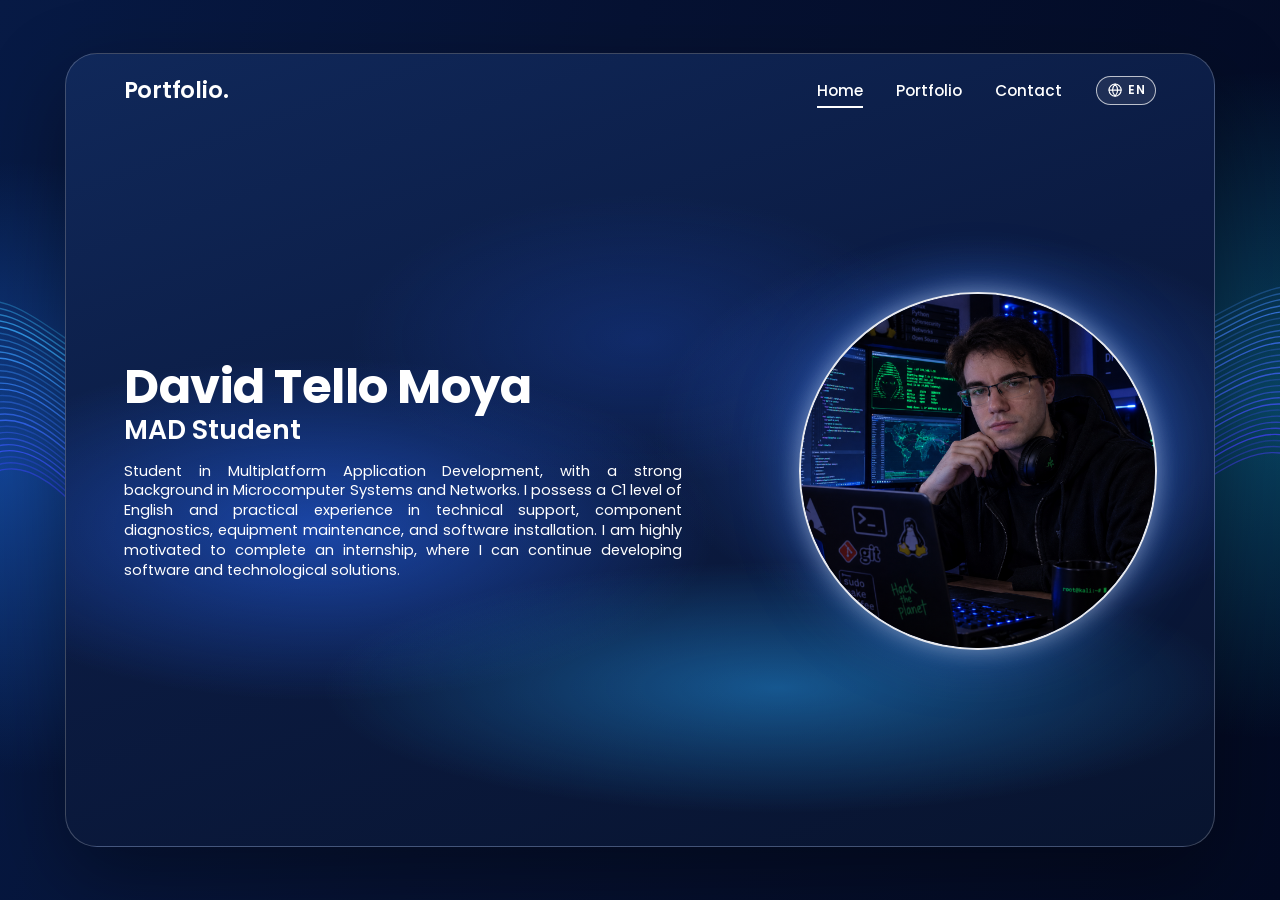
<file: index.html>
<!doctype html>
<html lang="en">
<head>
<meta charset="utf-8">
<meta name="viewport" content="width=device-width, initial-scale=1, viewport-fit=cover">
<title>David Tello Moya Portfolio</title>
<link rel="preconnect" href="https://fonts.googleapis.com">
<link rel="preconnect" href="https://fonts.gstatic.com" crossorigin>
<link rel="stylesheet" href="https://fonts.googleapis.com/css2?family=Poppins:wght@400;500;600;700&display=swap">
<link rel="stylesheet" href="css/base.css">
<link rel="stylesheet" href="css/home.css">
</head>
<body data-page="index" data-title="meta.title.home">
<svg id="waves" viewBox="0 0 1920 1080" preserveAspectRatio="none" aria-hidden="true"></svg>

<div class="card" id="card">
  <div class="shell" id="shell">
      <header class="top">
        <a class="logo" href="index.html" data-page="index" data-i18n="logo"></a>
        <nav data-i18n-attr="aria-label:nav.label">
          <ul class="nav">
            <li><a href="index.html" data-page="index" aria-current="page" data-i18n="nav.home"></a></li>
            <li><a href="portfolio.html" data-page="portfolio" data-i18n="nav.portfolio"></a></li>
            <li><a href="contact.html" data-page="contact" data-i18n="nav.contact"></a></li>
            <li><button class="lang" type="button" id="lang" data-i18n-attr="aria-label:nav.lang;title:nav.lang"><svg viewBox="0 0 24 24" aria-hidden="true"><circle cx="12" cy="12" r="9"/><path d="M3 12h18"/><path d="M12 3c2.500 2.700 3.800 5.700 3.800 9S14.500 18.300 12 21c-2.500-2.700-3.800-5.700-3.800-9S9.500 5.700 12 3z"/></svg><span data-i18n="lang.code"></span></button></li>
          </ul>
        </nav>
      </header>

    <div class="stage" id="stage">
    <main class="panel panel--home" id="panel">
      <div class="copy">
        <h1 class="name" data-i18n="home.name"></h1>
        <p class="role" data-i18n="home.role"></p>
        <p class="bio" data-i18n="home.bio"></p>
        <!-- <div class="actions">
          <button class="btn-pill" type="button" id="cv" data-i18n="home.cv"></button>
          <div class="social" role="group" data-i18n-attr="aria-label:home.social">
            <a href="https://github.com/" target="_blank" rel="noopener" aria-label="GitHub"><svg viewBox="0 0 24 24"><path d="M12 .297c-6.63 0-12 5.373-12 12 0 5.303 3.438 9.8 8.205 11.385.6.113.82-.258.82-.577 0-.285-.01-1.04-.015-2.04-3.338.724-4.042-1.61-4.042-1.61C4.422 18.07 3.633 17.7 3.633 17.7c-1.087-.744.084-.729.084-.729 1.205.084 1.838 1.236 1.838 1.236 1.07 1.835 2.809 1.305 3.495.998.108-.776.417-1.305.76-1.605-2.665-.3-5.466-1.332-5.466-5.93 0-1.31.465-2.38 1.235-3.22-.135-.303-.54-1.523.105-3.176 0 0 1.005-.322 3.3 1.23.96-.267 1.98-.399 3-.405 1.02.006 2.04.138 3 .405 2.28-1.552 3.285-1.23 3.285-1.23.645 1.653.24 2.873.12 3.176.765.84 1.23 1.91 1.23 3.22 0 4.61-2.805 5.625-5.475 5.92.42.36.81 1.096.81 2.22 0 1.606-.015 2.896-.015 3.286 0 .315.21.69.825.57C20.565 22.092 24 17.592 24 12.297c0-6.627-5.373-12-12-12"/></svg></a>
            <a href="https://www.linkedin.com/" target="_blank" rel="noopener" aria-label="LinkedIn"><svg viewBox="0 0 24 24"><rect x="3" y="9" width="4" height="12"/><circle cx="5" cy="4.6" r="2.4"/><path d="M10 9h3.8v1.8c.6-1.1 2-2.1 4-2.1 4 0 4.7 2.6 4.7 6V21h-4v-5.4c0-1.3 0-3-1.9-3s-2.2 1.4-2.2 2.9V21h-4z"/></svg></a>
            <a href="https://x.com/" target="_blank" rel="noopener" aria-label="X"><svg viewBox="0 0 24 24"><path d="M18.901 1.153h3.68l-8.04 9.19L24 22.846h-7.406l-5.8-7.584-6.638 7.584H.474l8.6-9.83L0 1.154h7.594l5.243 6.932ZM17.61 20.644h2.039L6.486 3.24H4.298Z"/></svg></a>
            <a href="https://www.youtube.com/" target="_blank" rel="noopener" aria-label="YouTube"><svg viewBox="0 0 24 24"><path d="M23.5 6.2a3 3 0 0 0-2.1-2.1C19.5 3.6 12 3.6 12 3.6s-7.5 0-9.4.5A3 3 0 0 0 .5 6.2C0 8.1 0 12 0 12s0 3.9.5 5.8a3 3 0 0 0 2.1 2.1c1.9.5 9.4.5 9.4.5s7.5 0 9.4-.5a3 3 0 0 0 2.1-2.1c.5-1.9.5-5.8.5-5.8s0-3.9-.5-5.8zM9.6 15.6V8.4l6.2 3.6z"/></svg></a>
          </div>
        </div> -->
      </div>
      <!-- Replace img/avatar.svg with your own photo (keep it square for best results) -->
      <div class="avatar"><img src="img/davidtello.png" alt="" data-i18n-attr="alt:home.avatarAlt"></div>
    </main>
    </div>
  </div>
</div>

<script src="js/lang/en.js"></script>
<script src="js/lang/es.js"></script>
<script src="js/i18n.js"></script>
<script src="js/common.js"></script>
<script src="js/home.js"></script>
</body>
</html>
</file>
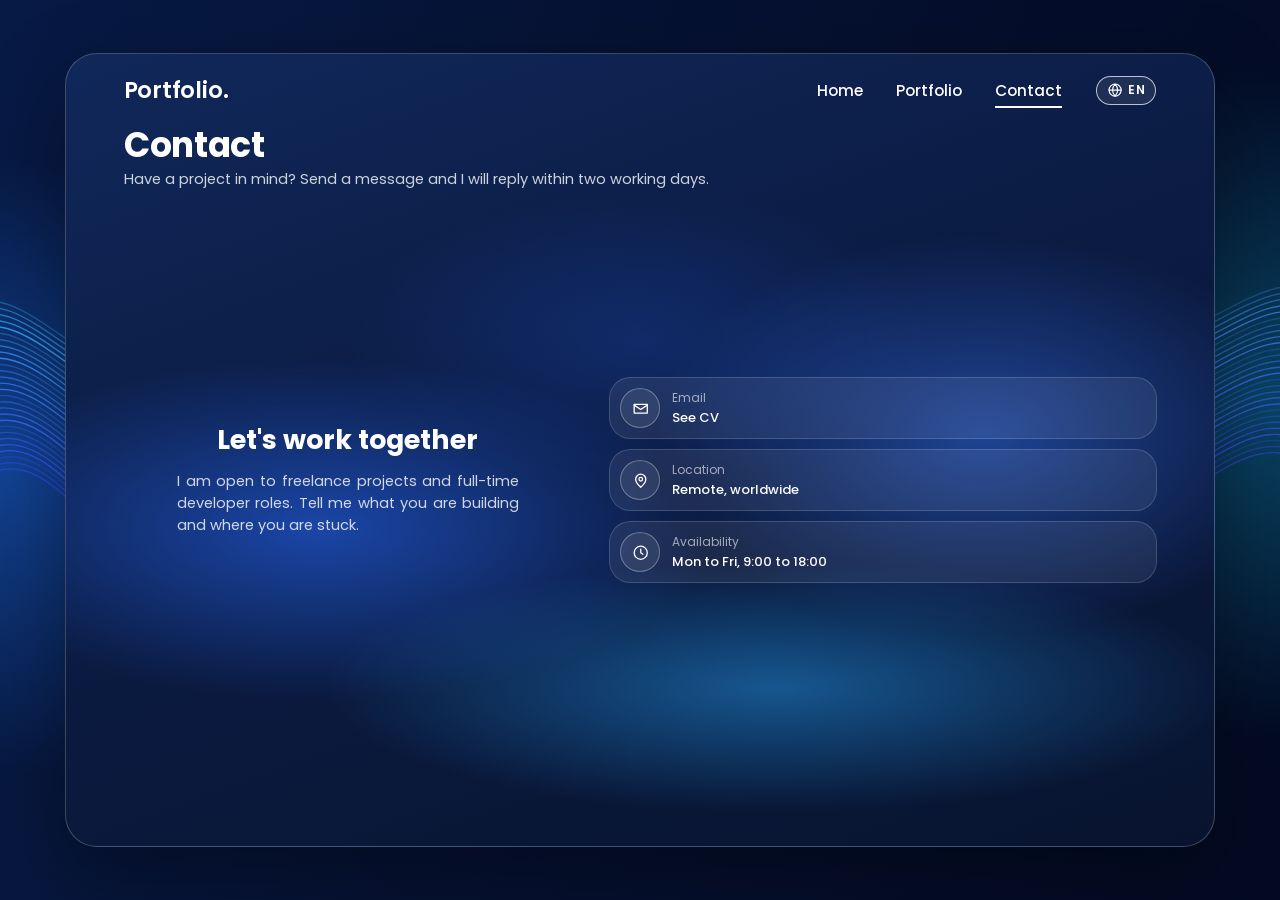
<file: contact.html>
<!doctype html>
<html lang="en">
<head>
<meta charset="utf-8">
<meta name="viewport" content="width=device-width, initial-scale=1, viewport-fit=cover">
<title>Contact | David Tello Moya</title>
<link rel="preconnect" href="https://fonts.googleapis.com">
<link rel="preconnect" href="https://fonts.gstatic.com" crossorigin>
<link rel="stylesheet" href="https://fonts.googleapis.com/css2?family=Poppins:wght@400;500;600;700&display=swap">
<link rel="stylesheet" href="css/base.css">
<link rel="stylesheet" href="css/contact.css">
</head>
<body data-page="contact" data-title="meta.title.contact">
<svg id="waves" viewBox="0 0 1920 1080" preserveAspectRatio="none" aria-hidden="true"></svg>

<div class="card" id="card">
  <div class="shell" id="shell">
      <header class="top">
        <a class="logo" href="index.html" data-page="index" data-i18n="logo"></a>
        <nav data-i18n-attr="aria-label:nav.label">
          <ul class="nav">
            <li><a href="index.html" data-page="index" data-i18n="nav.home"></a></li>
            <li><a href="portfolio.html" data-page="portfolio" data-i18n="nav.portfolio"></a></li>
            <li><a href="contact.html" data-page="contact" aria-current="page" data-i18n="nav.contact"></a></li>
            <li><button class="lang" type="button" id="lang" data-i18n-attr="aria-label:nav.lang;title:nav.lang"><svg viewBox="0 0 24 24" aria-hidden="true"><circle cx="12" cy="12" r="9"/><path d="M3 12h18"/><path d="M12 3c2.500 2.700 3.800 5.700 3.800 9S14.500 18.300 12 21c-2.500-2.700-3.800-5.700-3.800-9S9.500 5.700 12 3z"/></svg><span data-i18n="lang.code"></span></button></li>
          </ul>
        </nav>
      </header>

    <div class="stage" id="stage">
    <section class="panel panel--page" id="panel">
      <div class="head">
        <h2 data-i18n="contact.title"></h2>
        <p data-i18n="contact.subtitle"></p>
      </div>
      <div class="scroll">
        <div class="contact">
          <div class="info">
            <h3 data-i18n="contact.heading"></h3>
            <p data-i18n="contact.intro"></p>

            <!-- <div class="social" role="group" data-i18n-attr="aria-label:home.social">
            <a href="https://github.com/" target="_blank" rel="noopener" aria-label="GitHub"><svg viewBox="0 0 24 24"><path d="M12 .297c-6.63 0-12 5.373-12 12 0 5.303 3.438 9.8 8.205 11.385.6.113.82-.258.82-.577 0-.285-.01-1.04-.015-2.04-3.338.724-4.042-1.61-4.042-1.61C4.422 18.07 3.633 17.7 3.633 17.7c-1.087-.744.084-.729.084-.729 1.205.084 1.838 1.236 1.838 1.236 1.07 1.835 2.809 1.305 3.495.998.108-.776.417-1.305.76-1.605-2.665-.3-5.466-1.332-5.466-5.93 0-1.31.465-2.38 1.235-3.22-.135-.303-.54-1.523.105-3.176 0 0 1.005-.322 3.3 1.23.96-.267 1.98-.399 3-.405 1.02.006 2.04.138 3 .405 2.28-1.552 3.285-1.23 3.285-1.23.645 1.653.24 2.873.12 3.176.765.84 1.23 1.91 1.23 3.22 0 4.61-2.805 5.625-5.475 5.92.42.36.81 1.096.81 2.22 0 1.606-.015 2.896-.015 3.286 0 .315.21.69.825.57C20.565 22.092 24 17.592 24 12.297c0-6.627-5.373-12-12-12"/></svg></a>
            <a href="https://www.linkedin.com/" target="_blank" rel="noopener" aria-label="LinkedIn"><svg viewBox="0 0 24 24"><rect x="3" y="9" width="4" height="12"/><circle cx="5" cy="4.6" r="2.4"/><path d="M10 9h3.8v1.8c.6-1.1 2-2.1 4-2.1 4 0 4.7 2.6 4.7 6V21h-4v-5.4c0-1.3 0-3-1.9-3s-2.2 1.4-2.2 2.9V21h-4z"/></svg></a>
            <a href="https://x.com/" target="_blank" rel="noopener" aria-label="X"><svg viewBox="0 0 24 24"><path d="M18.901 1.153h3.68l-8.04 9.19L24 22.846h-7.406l-5.8-7.584-6.638 7.584H.474l8.6-9.83L0 1.154h7.594l5.243 6.932ZM17.61 20.644h2.039L6.486 3.24H4.298Z"/></svg></a>
            <a href="https://www.youtube.com/" target="_blank" rel="noopener" aria-label="YouTube"><svg viewBox="0 0 24 24"><path d="M23.5 6.2a3 3 0 0 0-2.1-2.1C19.5 3.6 12 3.6 12 3.6s-7.5 0-9.4.5A3 3 0 0 0 .5 6.2C0 8.1 0 12 0 12s0 3.9.5 5.8a3 3 0 0 0 2.1 2.1c1.9.5 9.4.5 9.4.5s7.5 0 9.4-.5a3 3 0 0 0 2.1-2.1c.5-1.9.5-5.8.5-5.8s0-3.9-.5-5.8zM9.6 15.6V8.4l6.2 3.6z"/></svg></a>
          </div> -->
          </div>
          <div>
              <ul class="facts"> <!-- vuelvelo a poner en div info si traes el form de vuelta -->
              <li><span class="ico"><svg viewBox="0 0 24 24"><path d="M3 6h18v12H3z"/><path d="m3 7 9 6 9-6"/></svg></span><div><small data-i18n="contact.emailLabel"></small><span data-i18n="contact.emailValue"></span></div></li>
              <li><span class="ico"><svg viewBox="0 0 24 24"><path d="M12 21s7-6.2 7-11a7 7 0 1 0-14 0c0 4.8 7 11 7 11z"/><circle cx="12" cy="10" r="2.5"/></svg></span><div><small data-i18n="contact.locationLabel"></small><span data-i18n="contact.locationValue"></span></div></li>
              <li><span class="ico"><svg viewBox="0 0 24 24"><circle cx="12" cy="12" r="9"/><path d="M12 7v5l3 2"/></svg></span><div><small data-i18n="contact.availabilityLabel"></small><span data-i18n="contact.availabilityValue"></span></div></li>
            </ul>
          </div>
          <!-- <form class="form" id="form" data-i18n-attr="aria-label:contact.form">
            <div class="row">
              <div class="field"><label for="f-name" data-i18n="contact.name"></label><input id="f-name" name="name" type="text" autocomplete="name" data-i18n-attr="placeholder:contact.namePh" required></div>
              <div class="field"><label for="f-email" data-i18n="contact.email"></label><input id="f-email" name="email" type="email" autocomplete="email" data-i18n-attr="placeholder:contact.emailPh" required></div>
            </div>
            <div class="field"><label for="f-subject" data-i18n="contact.subject"></label><input id="f-subject" name="subject" type="text" data-i18n-attr="placeholder:contact.subjectPh" required></div>
            <div class="field"><label for="f-message" data-i18n="contact.message"></label><textarea id="f-message" name="message" rows="5" data-i18n-attr="placeholder:contact.messagePh" required></textarea></div>
            <div class="send-row">
              <button class="btn-pill" type="submit" data-i18n="contact.send"></button>
              <p class="status" id="status" role="status" aria-live="polite"></p>
            </div>
          </form> -->
        </div>
      </div>
    </section>
    </div>
  </div>
</div>

<script src="js/lang/en.js"></script>
<script src="js/lang/es.js"></script>
<script src="js/i18n.js"></script>
<script src="js/common.js"></script>
<script src="js/contact.js"></script>
</body>
</html>
</file>
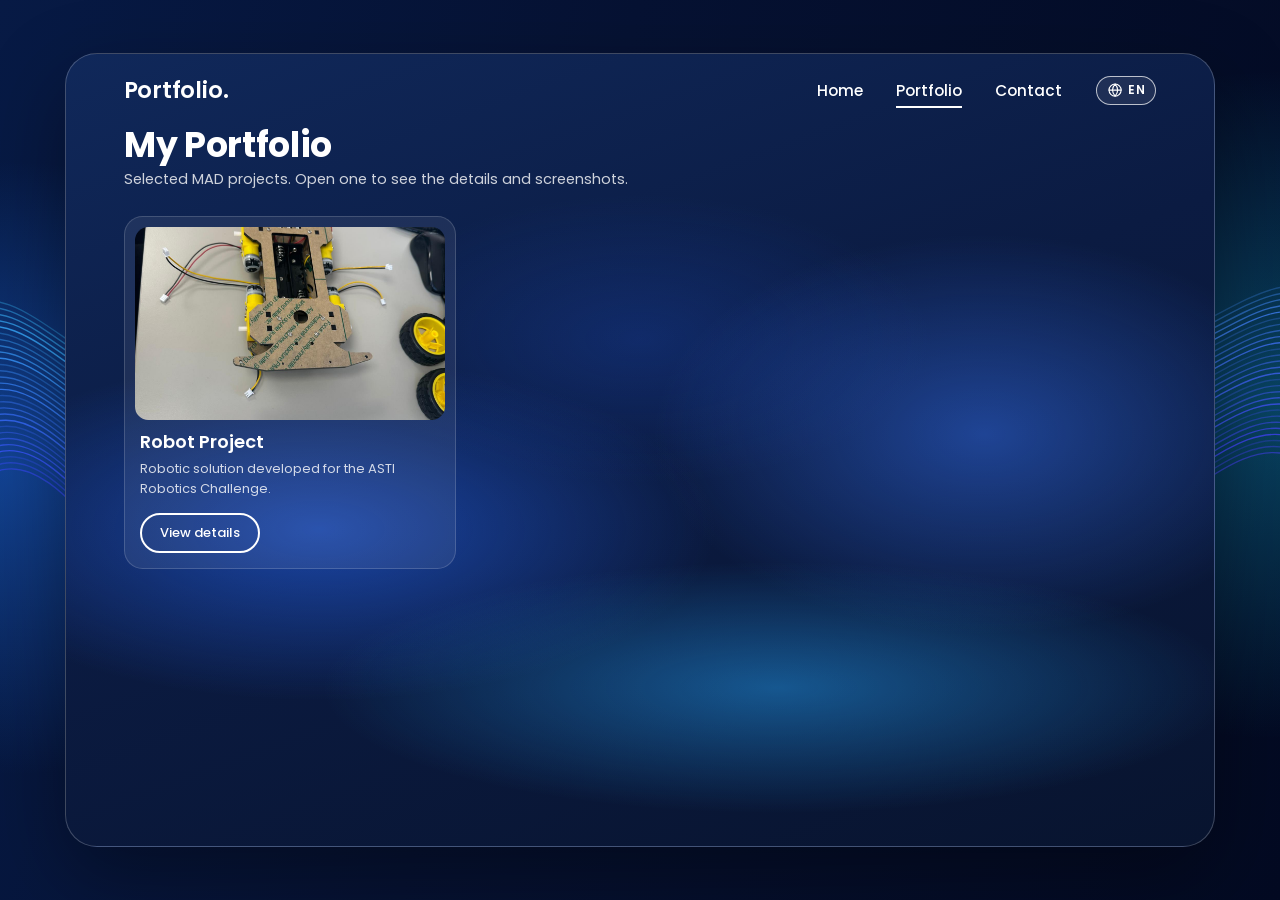
<file: portfolio.html>
<!doctype html>
<html lang="en">
<head>
<meta charset="utf-8">
<meta name="viewport" content="width=device-width, initial-scale=1, viewport-fit=cover">
<title>Portfolio | David Tello Moya</title>
<link rel="preconnect" href="https://fonts.googleapis.com">
<link rel="preconnect" href="https://fonts.gstatic.com" crossorigin>
<link rel="stylesheet" href="https://fonts.googleapis.com/css2?family=Poppins:wght@400;500;600;700&display=swap">
<link rel="stylesheet" href="css/base.css">
<link rel="stylesheet" href="css/portfolio.css">
</head>
<body data-page="portfolio" data-title="meta.title.portfolio">
<svg id="waves" viewBox="0 0 1920 1080" preserveAspectRatio="none" aria-hidden="true"></svg>

<div class="card" id="card">
  <div class="shell" id="shell">
      <header class="top">
        <a class="logo" href="index.html" data-page="index" data-i18n="logo"></a>
        <nav data-i18n-attr="aria-label:nav.label">
          <ul class="nav">
            <li><a href="index.html" data-page="index" data-i18n="nav.home"></a></li>
            <li><a href="portfolio.html" data-page="portfolio" aria-current="page" data-i18n="nav.portfolio"></a></li>
            <li><a href="contact.html" data-page="contact" data-i18n="nav.contact"></a></li>
            <li><button class="lang" type="button" id="lang" data-i18n-attr="aria-label:nav.lang;title:nav.lang"><svg viewBox="0 0 24 24" aria-hidden="true"><circle cx="12" cy="12" r="9"/><path d="M3 12h18"/><path d="M12 3c2.500 2.700 3.800 5.700 3.800 9S14.500 18.300 12 21c-2.500-2.700-3.800-5.700-3.800-9S9.500 5.700 12 3z"/></svg><span data-i18n="lang.code"></span></button></li>
          </ul>
        </nav>
      </header>

    <div class="stage" id="stage">
    <section class="panel panel--page" id="panel">
      <div class="head">
        <h2 data-i18n="portfolio.title"></h2>
        <p data-i18n="portfolio.subtitle"></p>
      </div>
      <div class="scroll"><div class="grid" id="grid"></div></div>
    </section>
    </div>
  </div>

  <!-- project popup -->
  <div class="scrim" id="scrim" hidden>
    <div class="modal" id="modal" role="dialog" aria-modal="true" aria-labelledby="m-title">
      <button class="x" type="button" id="m-close" data-i18n-attr="aria-label:portfolio.closeProject"><svg viewBox="0 0 24 24"><path d="M5 5l14 14M19 5L5 19"/></svg></button>
      <div class="m-info">
        <h3 id="m-title"></h3>
        <p class="m-meta" id="m-meta"></p>
        <ul class="tags" id="m-tags"></ul>
        <div class="m-text" id="m-text"></div>
      </div>
      <div class="m-pics" id="m-pics"></div>
    </div>
  </div>

  <!-- zoomed picture -->
  <div class="lightbox" id="lightbox" role="dialog" aria-modal="true" data-i18n-attr="aria-label:portfolio.viewer" hidden>
    <button class="x" type="button" id="l-close" data-i18n-attr="aria-label:portfolio.closePic"><svg viewBox="0 0 24 24"><path d="M5 5l14 14M19 5L5 19"/></svg></button>
    <button class="arrow prev" type="button" id="l-prev" data-i18n-attr="aria-label:portfolio.prev"><svg viewBox="0 0 24 24"><path d="M15 5l-7 7 7 7"/></svg></button>
    <button class="arrow next" type="button" id="l-next" data-i18n-attr="aria-label:portfolio.next"><svg viewBox="0 0 24 24"><path d="M9 5l7 7-7 7"/></svg></button>
    <figure><img id="l-img" alt=""><video id="l-video" controls playsinline preload="metadata" hidden></video><figcaption id="l-cap"></figcaption></figure>
  </div>
</div>

<script src="js/lang/en.js"></script>
<script src="js/lang/es.js"></script>
<script src="js/i18n.js"></script>
<script src="js/common.js"></script>
<script src="js/portfolio.js"></script>
</body>
</html>
</file>
<file: css/base.css>
/* Shared styles: design tokens, page frame, header, buttons, page transition.
   Every size derives from --s so the proportions of the 1920x1080 design hold at any window size. */
:root {
  color-scheme: dark;
  --s: min(calc(100vw / 1920), calc(100vh / 1080));
  --ink: #ffffff;
  --muted: rgba(255, 255, 255, 0.8);
  --faint: rgba(255, 255, 255, 0.6);
  --line: rgba(255, 255, 255, 0.22);
  --glass: rgba(255, 255, 255, 0.07);
  --glass-strong: rgba(255, 255, 255, 0.12);
  --btn-ink: #0a1a3a;
  --font: 'Poppins', system-ui, -apple-system, 'Segoe UI', Roboto, sans-serif;

  --pad: clamp(18px, calc(87 * var(--s)), 190px);
  --fs-logo: clamp(22px, calc(34 * var(--s)), 60px);
  --fs-nav: clamp(14px, calc(23 * var(--s)), 40px);
  --fs-name: clamp(34px, calc(72 * var(--s)), 130px);
  --fs-role: clamp(20px, calc(40 * var(--s)), 72px);
  --fs-body: clamp(14px, calc(22 * var(--s)), 40px);
  --fs-h2: clamp(28px, calc(52 * var(--s)), 90px);
  --fs-h3: clamp(18px, calc(26 * var(--s)), 40px);
  --fs-small: clamp(13px, calc(17 * var(--s)), 28px);
  --radius-card: clamp(24px, calc(48 * var(--s)), 84px);
}
*, *::before, *::after { box-sizing: border-box; }
html, body { height: 100%; }
body {
  margin: 0;
  padding-block: 5.93vh;
  padding-left: max(16px, 5.05vw, env(safe-area-inset-left, 0px));
  padding-right: max(16px, 5.05vw, env(safe-area-inset-right, 0px));
  position: relative;
  overflow: hidden;
  color: var(--ink);
  font-family: var(--font);
  font-size: var(--fs-body);
  background:
    radial-gradient(55% 55% at 0% 52%, rgba(30, 110, 230, 0.5), transparent 62%),
    radial-gradient(50% 60% at 100% 45%, rgba(20, 190, 230, 0.32), transparent 62%),
    linear-gradient(105deg, #071a45 0%, #061233 42%, #030a22 100%);
  background-color: #061233;
}
a { color: inherit; }
button { font: inherit; color: inherit; }
:focus-visible { outline: 2px solid #fff; outline-offset: 3px; }
svg { display: block; }

#waves { position: fixed; inset: 0; width: 100%; height: 100%; z-index: 0; pointer-events: none; }

/* ---------- card + header ---------- */
.card {
  position: relative; z-index: 1;
  height: 100%;
  border-radius: var(--radius-card);
  border: 1px solid var(--line);
  overflow: hidden;
  isolation: isolate;
  background:
    radial-gradient(55% 22% at 62% 80%, rgba(34, 150, 230, 0.5), transparent 72%),
    radial-gradient(48% 30% at 22% 60%, rgba(37, 99, 235, 0.6), transparent 72%),
    radial-gradient(40% 35% at 80% 48%, rgba(56, 120, 255, 0.45), transparent 72%),
    radial-gradient(36% 26% at 50% 36%, rgba(30, 80, 200, 0.28), transparent 70%),
    linear-gradient(160deg, #10285a 0%, #0b1b42 46%, #08142f 100%);
  box-shadow: 0 30px 80px rgba(0, 0, 0, 0.35);
}
.shell { position: absolute; inset: 0; display: flex; flex-direction: column; }

.top {
  flex: none;
  height: clamp(64px, calc(108 * var(--s)), 190px);
  padding-inline: var(--pad);
  display: flex; align-items: center; justify-content: space-between; gap: 16px;
}
.logo { font-size: var(--fs-logo); font-weight: 600; letter-spacing: -0.01em; text-decoration: none; white-space: nowrap; min-width: 0; }
.nav { display: flex; align-items: center; gap: clamp(14px, calc(50 * var(--s)), 90px); margin: 0; padding: 0; list-style: none; }
.nav a {
  position: relative; display: block;
  font-size: var(--fs-nav); font-weight: 500; text-decoration: none; color: var(--ink);
  padding-block: 4px;
}
.nav a::after {
  content: ""; position: absolute; left: 0; right: 0; bottom: -2px; height: 2px; background: #fff;
  transform: scaleX(0); transform-origin: left; transition: transform 0.25s ease;
}
.nav a:hover::after, .nav a[aria-current="page"]::after { transform: scaleX(1); }

/* language toggle, right of the last tab */
.lang {
  display: inline-flex; align-items: center; gap: 0.45em;
  padding: clamp(5px, calc(8 * var(--s)), 12px) clamp(10px, calc(15 * var(--s)), 22px);
  border: 1.5px solid rgba(255, 255, 255, 0.7); border-radius: 999px;
  background: rgba(255, 255, 255, 0.08); cursor: pointer;
  font-size: clamp(12px, calc(17 * var(--s)), 24px); font-weight: 600; letter-spacing: 0.05em; line-height: 1;
  transition: background 0.2s ease, color 0.2s ease;
}
.lang:hover { background: #fff; color: var(--btn-ink); }
.lang svg { width: 1.35em; height: 1.35em; stroke: currentColor; fill: none; stroke-width: 1.7; stroke-linecap: round; stroke-linejoin: round; }

/* ---------- panels (the part that slides) ---------- */
/* the stage holds every screen; once the other pages are preloaded they sit side by side and slide as a carousel */
.stage { position: relative; flex: 1; min-height: 0; overflow: hidden; }
.stage > .panel { position: absolute; inset: 0; will-change: transform; }
.stage.soft > .panel:not(.is-active) { visibility: hidden; }
.stage.soft.moving > .panel { visibility: visible; }
.stage.animate > .panel { transition: transform 0.6s cubic-bezier(.65, 0, .35, 1); }
.panel { display: flex; }
.panel--page { flex-direction: column; padding: 0 var(--pad); }

/* fallback (pages opened straight from disk): the screen leaves, the next page loads and slides in */

.panel.out-left  { animation: out-left 0.36s cubic-bezier(.5, 0, .75, 0) forwards; }
.panel.out-right { animation: out-right 0.36s cubic-bezier(.5, 0, .75, 0) forwards; }
.panel.in-left   { animation: in-left 0.5s cubic-bezier(.2, .8, .25, 1) backwards; }
.panel.in-right  { animation: in-right 0.5s cubic-bezier(.2, .8, .25, 1) backwards; }
.panel.in-fade   { animation: fade 0.35s ease backwards; }
@keyframes out-left  { to { transform: translateX(-110%); opacity: 0; } }
@keyframes out-right { to { transform: translateX(110%); opacity: 0; } }
@keyframes in-left   { from { transform: translateX(110%); opacity: 0; } to { transform: none; opacity: 1; } }
@keyframes in-right  { from { transform: translateX(-110%); opacity: 0; } to { transform: none; opacity: 1; } }
@keyframes fade { from { opacity: 0; } to { opacity: 1; } }
@keyframes pop { from { opacity: 0; transform: scale(0.94) translateY(8px); } to { opacity: 1; transform: none; } }

/* ---------- shared bits ---------- */
.btn-pill {
  height: clamp(46px, calc(58 * var(--s)), 92px);
  padding-inline: clamp(26px, calc(40 * var(--s)), 64px);
  border: 0; border-radius: 999px; background: #fff; color: var(--btn-ink);
  font-size: clamp(15px, calc(21 * var(--s)), 32px); font-weight: 500; cursor: pointer;
  box-shadow: 0 0 26px rgba(255, 255, 255, 0.5), 0 8px 30px rgba(0, 0, 0, 0.25);
  transition: transform 0.2s ease, box-shadow 0.2s ease;
}
.btn-pill:hover { transform: translateY(-2px); box-shadow: 0 0 34px rgba(255, 255, 255, 0.7), 0 12px 34px rgba(0, 0, 0, 0.3); }

.social { display: flex; gap: clamp(10px, calc(26 * var(--s)), 40px); }
.social a {
  width: clamp(40px, calc(50 * var(--s)), 80px); aspect-ratio: 1;
  display: grid; place-items: center;
  border: 2px solid #fff; border-radius: 50%; text-decoration: none;
  transition: background 0.2s ease, color 0.2s ease, transform 0.2s ease;
}
.social a svg { width: 48%; height: 48%; fill: currentColor; }
.social a:hover { background: #fff; color: var(--btn-ink); transform: translateY(-2px); }

.head { flex: none; padding-bottom: clamp(14px, calc(26 * var(--s)), 40px); }
.head h2 { margin: 0; font-size: var(--fs-h2); font-weight: 700; line-height: 1.1; letter-spacing: -0.01em; }
.head p { margin: clamp(4px, calc(8 * var(--s)), 12px) 0 0; font-size: var(--fs-body); color: var(--muted); }
.scroll {
  flex: 1; min-height: 0; overflow-y: auto;
  margin-right: calc(-1 * clamp(8px, calc(14 * var(--s)), 20px));
  padding-right: clamp(8px, calc(14 * var(--s)), 20px);
  padding-bottom: clamp(24px, calc(48 * var(--s)), 80px);
  scrollbar-width: thin; scrollbar-color: rgba(255, 255, 255, 0.35) transparent;
}

.x {
  position: absolute; top: clamp(14px, calc(22 * var(--s)), 30px); right: clamp(14px, calc(22 * var(--s)), 30px); z-index: 2;
  width: clamp(36px, calc(46 * var(--s)), 60px); aspect-ratio: 1; display: grid; place-items: center;
  border-radius: 50%; border: 1px solid rgba(255, 255, 255, 0.4); background: rgba(255, 255, 255, 0.12); cursor: pointer;
  transition: background 0.2s ease, color 0.2s ease;
}
.x:hover { background: #fff; color: var(--btn-ink); }
.x svg { width: 44%; height: 44%; stroke: currentColor; stroke-width: 2.4; fill: none; stroke-linecap: round; }

.toast {
  position: absolute; left: 50%; bottom: clamp(16px, calc(30 * var(--s)), 40px); translate: -50% 0; z-index: 20;
  padding: 12px 22px; border-radius: 999px; background: #fff; color: var(--btn-ink);
  font-size: var(--fs-small); font-weight: 500; box-shadow: 0 10px 40px rgba(0, 0, 0, 0.4);
  max-width: calc(100% - 32px); text-align: center;
}
.toast[hidden] { display: none; }

/* ---------- phones and narrow windows ---------- */
@media (max-width: 860px) {
  :root { --pad: 20px; --radius-card: 28px; }
  body { padding-block: 16px; }
  .top { height: 64px; gap: 2rem; }
  .logo { font-size: 0.9rem; }
  .nav { gap: 0.5rem; }
  .nav a { font-size: 0.75rem; }
  .lang { padding: 6px 8px; }
  .lang span { display: none; }
}
@media (prefers-reduced-motion: no-preference) {
  *, *::before, *::after { animation: none !important; transition: none !important; }
}
</file>
<file: css/home.css>
/* Home page */
.panel--home {
  display: grid; grid-template-columns: minmax(0, 1fr) auto; align-items: center;
  column-gap: clamp(24px, calc(60 * var(--s)), 120px);
  padding: 0 var(--pad) clamp(0px, calc(44 * var(--s)), 80px);
}
.copy { max-width: clamp(320px, calc(950 * var(--s)), 1700px); }
.name { margin: 0; font-size: var(--fs-name); font-weight: 700; line-height: 1.1; letter-spacing: -0.01em; text-wrap: balance; }
.role { margin: 0; font-size: var(--fs-role); font-weight: 600; line-height: 1.2; margin-bottom: 1rem; }
.bio { margin: clamp(10px, calc(18 * var(--s)), 30px) 0 0; font-size: var(--fs-body); line-height: 1.36; font-weight: 400; max-width: 62ch; text-align: justify; }
.actions { margin-top: clamp(16px, calc(26 * var(--s)), 44px); display: flex; align-items: center; flex-wrap: wrap; gap: clamp(14px, calc(35 * var(--s)), 56px); }

.avatar {
  width: clamp(200px, calc(536 * var(--s)), 920px); aspect-ratio: 1; border-radius: 50%; overflow: hidden;
  border: clamp(2px, calc(3 * var(--s)), 5px) solid rgba(255, 255, 255, 0.9);
  box-shadow: 0 0 clamp(20px, calc(34 * var(--s)), 60px) rgba(255, 255, 255, 0.4), 0 0 clamp(40px, calc(90 * var(--s)), 140px) rgba(70, 140, 255, 0.5);
  background: #10285a;
}
.avatar img { width: 100%; height: 100%; object-fit: cover; display: block; }

@media (max-width: 860px) {
  .panel--home {
    display: flex;
    flex-direction: column;
    align-items: center;
    justify-content: flex-start;
    gap: 20px;
    min-height: 0;
    overflow-y: auto;
    /* set --topbar-h to your header's real height (or use e.g. 72px) */
    padding-top: 1rem;
    padding-bottom: 28px;
  }

  .avatar {
    order: -1;
    flex: 0 0 auto;              /* never shrink, so it can't collide with the text */
    width: min(56vw, 220px);
    margin: 0;
    border-width: 2px;
    margin-top: 1rem;
    margin-bottom: 1rem;
  }

  .copy {
    flex: 0 0 auto;
    max-width: 100%;
    text-align: center;
  }

  .role { margin-bottom: 1.25rem; }   /* 3rem is too big on phones */
  .bio { font-size: 1rem; margin-top: 12px; text-align: justify; hyphens: auto; overflow-wrap: break-word;  }
  .actions { justify-content: center; flex-wrap: wrap; margin-top: 1.25rem; }
}
</file>
<file: css/contact.css>
/* Contact page */
.contact { display: grid; grid-template-columns: minmax(0, 0.9fr) minmax(0, 1.1fr); gap: clamp(24px, calc(56 * var(--s)), 90px); align-items: center; min-height: 90%; }
.info { display: flex; flex-direction: column; align-items: stretch; gap: clamp(14px, calc(22 * var(--s)), 32px); min-width: 0; text-align: justify; align-items: center;}
.info h3 { margin: 0; font-size: clamp(24px, calc(40 * var(--s)), 60px); font-weight: 700; line-height: 1.15; }
.info p { margin: 0; font-size: var(--fs-body); line-height: 1.5; color: var(--muted); max-width: 38ch; text-align: justify; hyphens: auto; overflow-wrap: break-word; }
.facts { margin: 0; padding: 0; list-style: none; display: flex; flex-direction: column; gap: clamp(10px, calc(14 * var(--s)), 20px); }
.facts li {
  display: flex; align-items: center; gap: clamp(12px, calc(18 * var(--s)), 26px); min-width: 0;
  padding: clamp(10px, calc(14 * var(--s)), 20px) clamp(14px, calc(20 * var(--s)), 28px) clamp(10px, calc(14 * var(--s)), 20px) clamp(10px, calc(14 * var(--s)), 20px);
  border-radius: clamp(18px, calc(32 * var(--s)), 48px);
  background: var(--glass); border: 1px solid rgba(255, 255, 255, 0.16);
}
.ico { flex: none; width: clamp(40px, calc(52 * var(--s)), 72px); aspect-ratio: 1; display: grid; place-items: center; border-radius: 50%; border: 1px solid rgba(255, 255, 255, 0.3); background: rgba(255, 255, 255, 0.08); }
.ico svg { width: 46%; height: 46%; stroke: currentColor; fill: none; stroke-width: 1.8; stroke-linecap: round; stroke-linejoin: round; }
.facts small { display: block; font-size: clamp(12px, calc(15 * var(--s)), 20px); color: var(--faint); }
.facts span { font-size: var(--fs-small); font-weight: 500; overflow-wrap: anywhere; }

.form {
  padding: clamp(18px, calc(36 * var(--s)), 52px);
  border-radius: clamp(20px, calc(36 * var(--s)), 52px);
  background: var(--glass); border: 1px solid rgba(255, 255, 255, 0.18);
  display: grid; gap: clamp(12px, calc(20 * var(--s)), 28px); min-width: 0;
}
.row { display: grid; grid-template-columns: repeat(2, minmax(0, 1fr)); gap: clamp(12px, calc(20 * var(--s)), 28px); }
.field { display: grid; gap: 8px; min-width: 0; }
.field label { font-size: clamp(13px, calc(16 * var(--s)), 22px); font-weight: 500; color: var(--muted); }
.field input, .field textarea {
  width: 100%; font: inherit; font-size: clamp(14px, calc(18 * var(--s)), 26px); color: #fff;
  padding: clamp(11px, calc(15 * var(--s)), 20px) clamp(14px, calc(18 * var(--s)), 24px);
  border-radius: clamp(12px, calc(18 * var(--s)), 26px);
  background: rgba(4, 14, 40, 0.45); border: 1px solid rgba(255, 255, 255, 0.24);
  transition: border-color 0.2s ease, box-shadow 0.2s ease;
}
.field textarea { resize: vertical; min-height: 120px; }
.field input::placeholder, .field textarea::placeholder { color: rgba(255, 255, 255, 0.45); }
.field input:focus, .field textarea:focus { outline: none; border-color: #fff; box-shadow: 0 0 0 3px rgba(96, 165, 250, 0.5); }
.send-row { display: flex; align-items: center; gap: 20px; flex-wrap: wrap; }
.status { margin: 0; font-size: var(--fs-small); color: var(--muted); min-height: 1.4em; }

@media (max-width: 860px) {
  .contact { grid-template-columns: minmax(0, 1fr); margin-top: 1rem; min-height: 60%; }
  .row { grid-template-columns: minmax(0, 1fr); }
  .info p { text-align: justify; hyphens: auto; overflow-wrap: break-word; }
}
</file>
<file: css/portfolio.css>
/* Portfolio page: project grid, project popup, picture viewer */
.grid { display: grid; grid-template-columns: repeat(3, minmax(0, 1fr)); gap: clamp(14px, calc(28 * var(--s)), 48px); }
.pcard {
  display: flex; flex-direction: column; min-width: 0;
  padding: clamp(10px, calc(14 * var(--s)), 22px);
  border-radius: clamp(18px, calc(28 * var(--s)), 44px);
  background: var(--glass); border: 1px solid rgba(255, 255, 255, 0.16);
  transition: transform 0.25s ease, background 0.25s ease, border-color 0.25s ease;
  margin-top: 0.5rem;
}
.pcard:hover { transform: translateY(-4px); background: var(--glass-strong); border-color: rgba(255, 255, 255, 0.34); }
.pcard img { width: 100%; aspect-ratio: 8 / 5; object-fit: cover; border-radius: clamp(12px, calc(20 * var(--s)), 32px); display: block; }
.pcard .body { display: flex; flex-direction: column; gap: clamp(6px, calc(10 * var(--s)), 16px); padding: clamp(10px, calc(16 * var(--s)), 24px) clamp(4px, calc(8 * var(--s)), 12px) clamp(4px, calc(8 * var(--s)), 12px); flex: 1; }
.pcard h3 { margin: 0; font-size: var(--fs-h3); font-weight: 600; line-height: 1.2; }
.pcard p { margin: 0; font-size: var(--fs-small); line-height: 1.5; color: var(--muted); display: -webkit-box; -webkit-line-clamp: 3; -webkit-box-orient: vertical; overflow: hidden; margin-bottom: 0.5rem; }
.btn-open {
  align-self: flex-start; margin-top: auto;
  padding: clamp(8px, calc(11 * var(--s)), 16px) clamp(18px, calc(26 * var(--s)), 40px);
  border-radius: 999px; border: 2px solid #fff; background: transparent; cursor: pointer;
  font-size: var(--fs-small); font-weight: 500;
  transition: background 0.2s ease, color 0.2s ease;
}
.btn-open:hover { background: #fff; color: var(--btn-ink); }

/* popup, drawn inside the card with the page behind it blurred */
.scrim {
  position: absolute; inset: 0; z-index: 5;
  display: grid; place-items: center; padding: 16px;
  background: rgba(3, 10, 30, 0.55);
  backdrop-filter: blur(14px) saturate(1.1); -webkit-backdrop-filter: blur(14px) saturate(1.1);
  animation: fade 0.25s ease;
}
.scrim[hidden] { display: none; }
.modal {
  position: relative;
  width: min(max(calc(1200 * var(--s)), 760px), 100%);
  max-height: 100%;
  display: grid; grid-template-columns: minmax(0, 0.8fr) minmax(0, 1.2fr);
  align-items: safe center;
  gap: clamp(20px, calc(48 * var(--s)), 72px);
  padding: clamp(60px, calc(76 * var(--s)), 100px) clamp(22px, calc(48 * var(--s)), 70px) clamp(22px, calc(48 * var(--s)), 70px);
  border-radius: clamp(26px, calc(48 * var(--s)), 72px);
  background: linear-gradient(150deg, rgba(18, 48, 104, 0.95), rgba(8, 22, 58, 0.97));
  border: 1px solid rgba(255, 255, 255, 0.26);
  box-shadow: 0 30px 90px rgba(0, 0, 0, 0.5), 0 0 60px rgba(59, 130, 246, 0.3);
  overflow-y: auto; scrollbar-width: thin; scrollbar-color: rgba(255, 255, 255, 0.3) transparent;
  animation: pop 0.28s cubic-bezier(.2, .8, .3, 1);
}
.m-info, .m-pics { min-width: 0; }
.m-info { display: flex; flex-direction: column; gap: clamp(10px, calc(18 * var(--s)), 26px); }
.m-info h3 { margin: 0; font-size: clamp(24px, calc(40 * var(--s)), 60px); font-weight: 700; line-height: 1.12; padding-right: 8px; text-wrap: balance; }
.m-meta { margin: 0; font-size: var(--fs-small); color: var(--faint); font-weight: 500; }
.m-text { display: flex; flex-direction: column; gap: inherit; text-align: justify; hyphens: auto; overflow-wrap: break-word; }
.m-info p { margin: 0; font-size: 1rem; line-height: 1.55; color: var(--muted); }
.tags { display: flex; flex-wrap: wrap; gap: 8px; margin: 0; padding: 0; list-style: none; }
.tags li { padding: 5px 14px; border-radius: 999px; border: 1px solid rgba(255, 255, 255, 0.35); font-size: clamp(12px, calc(15 * var(--s)), 22px); font-weight: 500; }
.m-pics { display: grid; grid-template-columns: repeat(2, minmax(0, 1fr)); gap: clamp(8px, calc(14 * var(--s)), 20px); align-content: center; }
.pic {
  padding: 0; border: 1px solid rgba(255, 255, 255, 0.22); border-radius: clamp(10px, calc(18 * var(--s)), 26px);
  overflow: hidden; cursor: zoom-in; background: transparent; aspect-ratio: 16 / 10;
  transition: transform 0.2s ease, border-color 0.2s ease;
}
.pic:hover { transform: scale(1.03); border-color: #fff; }
.pic img { width: 100%; height: 100%; object-fit: cover; display: block; }

/* zoomed picture */
.lightbox {
  position: absolute; inset: 0; z-index: 10;
  display: grid; place-items: center; padding: 16px;
  background: rgba(2, 8, 24, 0.86);
  backdrop-filter: blur(10px); -webkit-backdrop-filter: blur(10px);
  animation: fade 0.2s ease;
}
.lightbox[hidden] { display: none; }
.lightbox figure { margin: 0; width: min(calc(1100 * var(--s)), 100%); display: flex; flex-direction: column; align-items: center; gap: 14px; animation: pop 0.28s cubic-bezier(.2, .8, .3, 1); }
.lightbox img { width: 100%; max-height: calc(88vh - 190px); object-fit: contain; border-radius: clamp(14px, calc(24 * var(--s)), 34px); box-shadow: 0 20px 80px rgba(0, 0, 0, 0.55), 0 0 0 1px rgba(255, 255, 255, 0.2); }
.lightbox figcaption { font-size: var(--fs-small); color: var(--muted); }
.arrow {
  position: absolute; top: 50%; translate: 0 -50%;
  width: clamp(40px, calc(54 * var(--s)), 72px); aspect-ratio: 1; display: grid; place-items: center;
  border-radius: 50%; border: 1px solid rgba(255, 255, 255, 0.4); background: rgba(255, 255, 255, 0.12); cursor: pointer;
  transition: background 0.2s ease, color 0.2s ease;
}
.arrow:hover { background: #fff; color: var(--btn-ink); }
.arrow svg { width: 40%; height: 40%; stroke: currentColor; stroke-width: 2.4; fill: none; stroke-linecap: round; stroke-linejoin: round; }
.arrow.prev { left: clamp(12px, calc(28 * var(--s)), 40px); }
.arrow.next { right: clamp(12px, calc(28 * var(--s)), 40px); }

@media (max-width: 1100px) { .grid { grid-template-columns: repeat(2, minmax(0, 1fr)); } }
@media (max-width: 860px) {
  .scrim { padding: 12px; }
  .modal {
    width: 100%; height: 100%; max-height: 100%;
    grid-template-columns: minmax(0, 1fr); grid-template-rows: auto auto; align-content: start; align-items: start;
    padding: 22px 18px;
  }
  .m-info h3 { padding-right: 44px; }
  .m-pics { padding-top: 0; }
  .m-info p { font-size: 0.9rem; }
  .m-text {margin-top: 0.3rem; }

}
@media (max-width: 640px) { .grid { grid-template-columns: minmax(0, 1fr); } }

/* video items in the gallery */
.pic { position: relative; }
.pic video { width: 100%; height: 100%; object-fit: cover; display: block; pointer-events: none; }
.pic .play { position: absolute; inset: 0; display: grid; place-items: center; background: rgba(3, 10, 30, 0.35); font-size: clamp(14px, calc(20 * var(--s)), 26px); }
.pic .play::before { content: ""; grid-area: 1 / 1; width: 2.8em; aspect-ratio: 1; border-radius: 50%; background: #fff; }
.pic .play::after { content: ""; grid-area: 1 / 1; margin-left: 0.15em; border-style: solid; border-width: 0.5em 0 0.5em 0.85em; border-color: transparent transparent transparent var(--btn-ink); }
.lightbox video { width: 100%; max-height: calc(88vh - 190px); background: #000; border-radius: clamp(14px, calc(24 * var(--s)), 34px); box-shadow: 0 20px 80px rgba(0, 0, 0, 0.55), 0 0 0 1px rgba(255, 255, 255, 0.2); }
.lightbox video[hidden] { display: none; }
</file>
